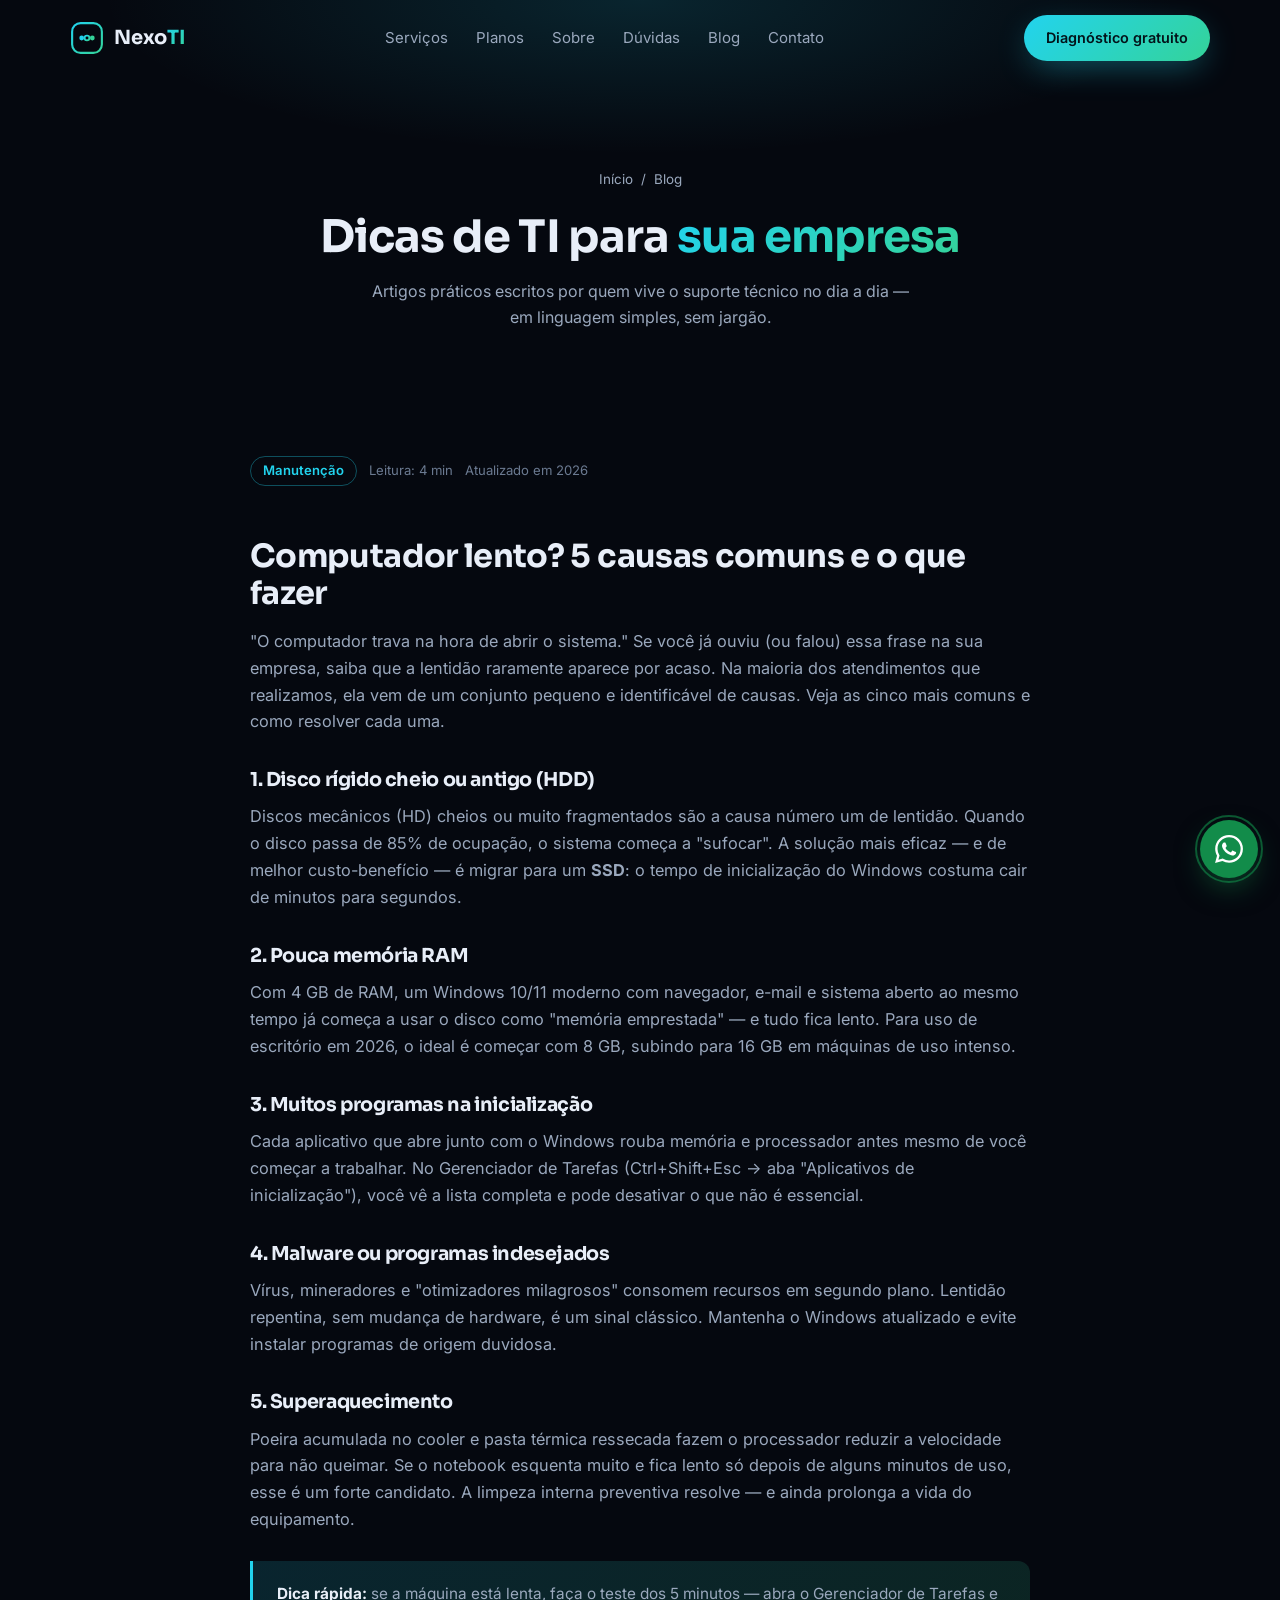
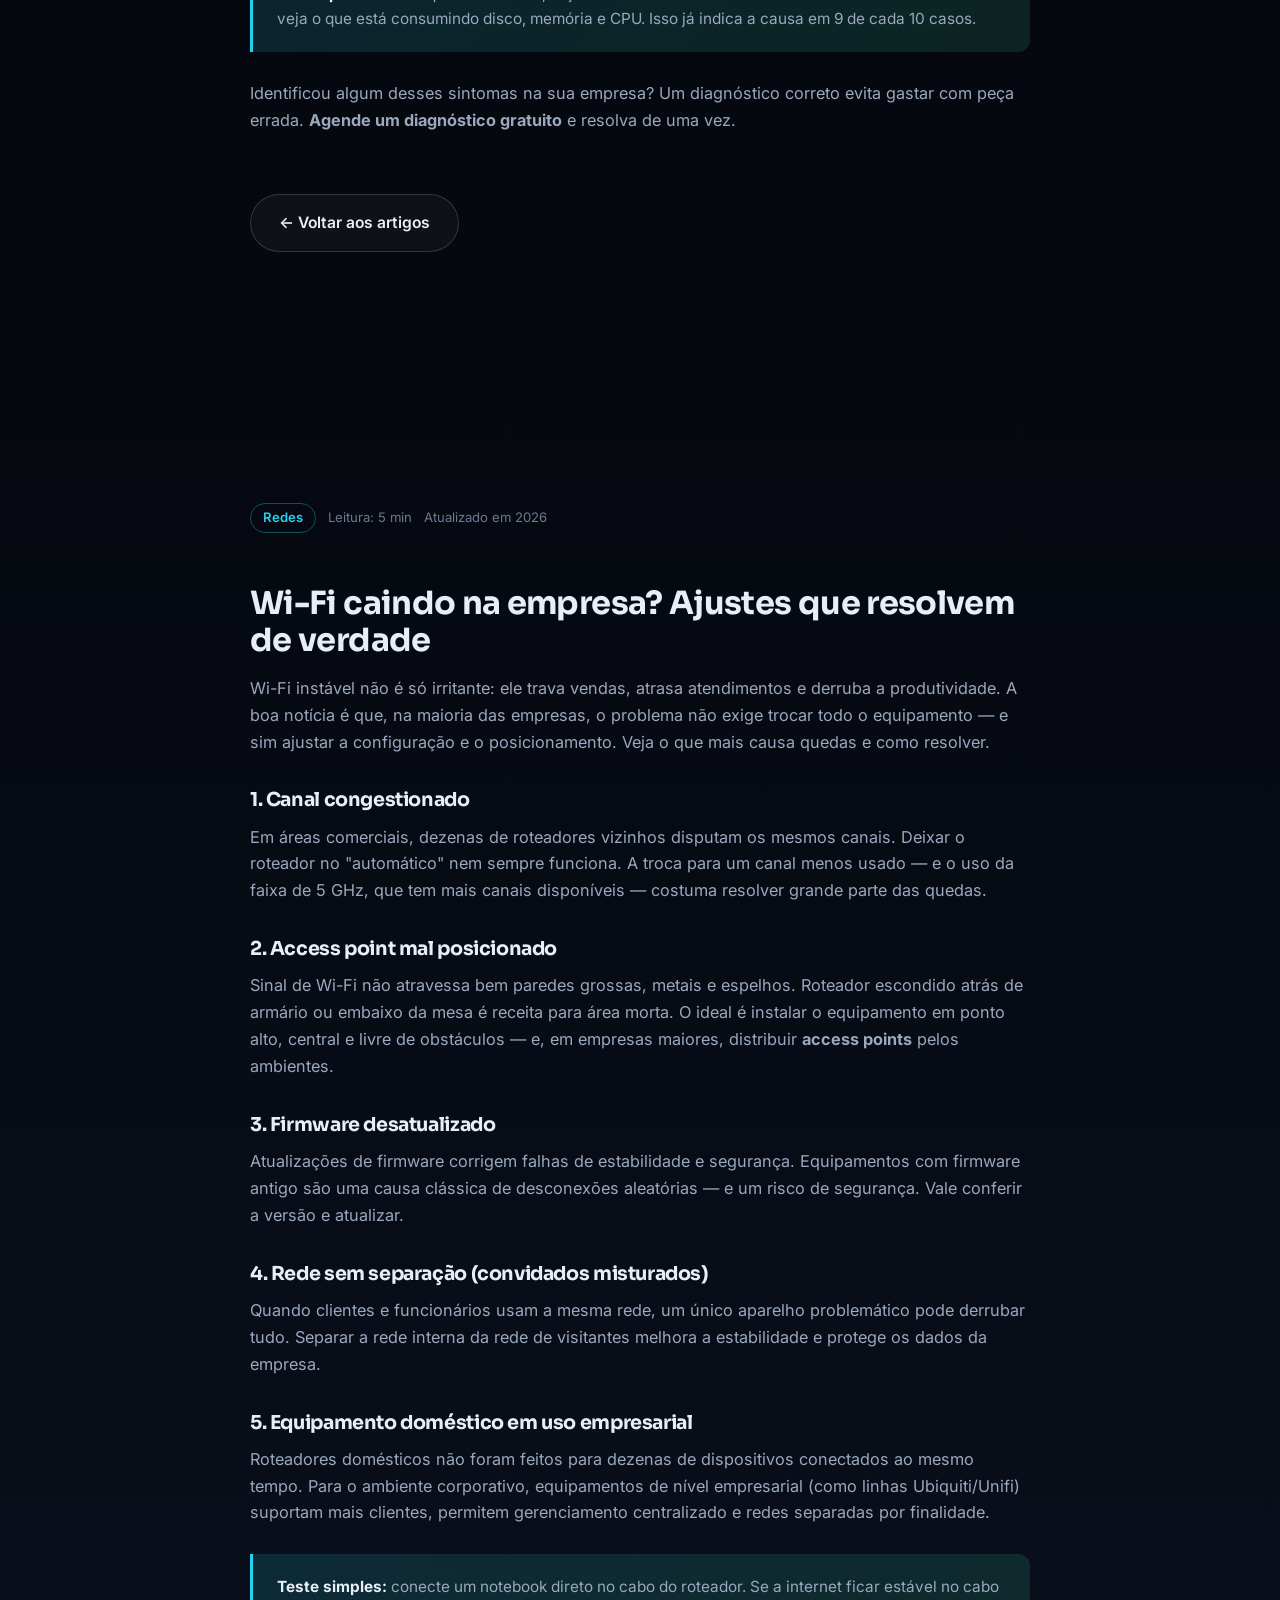
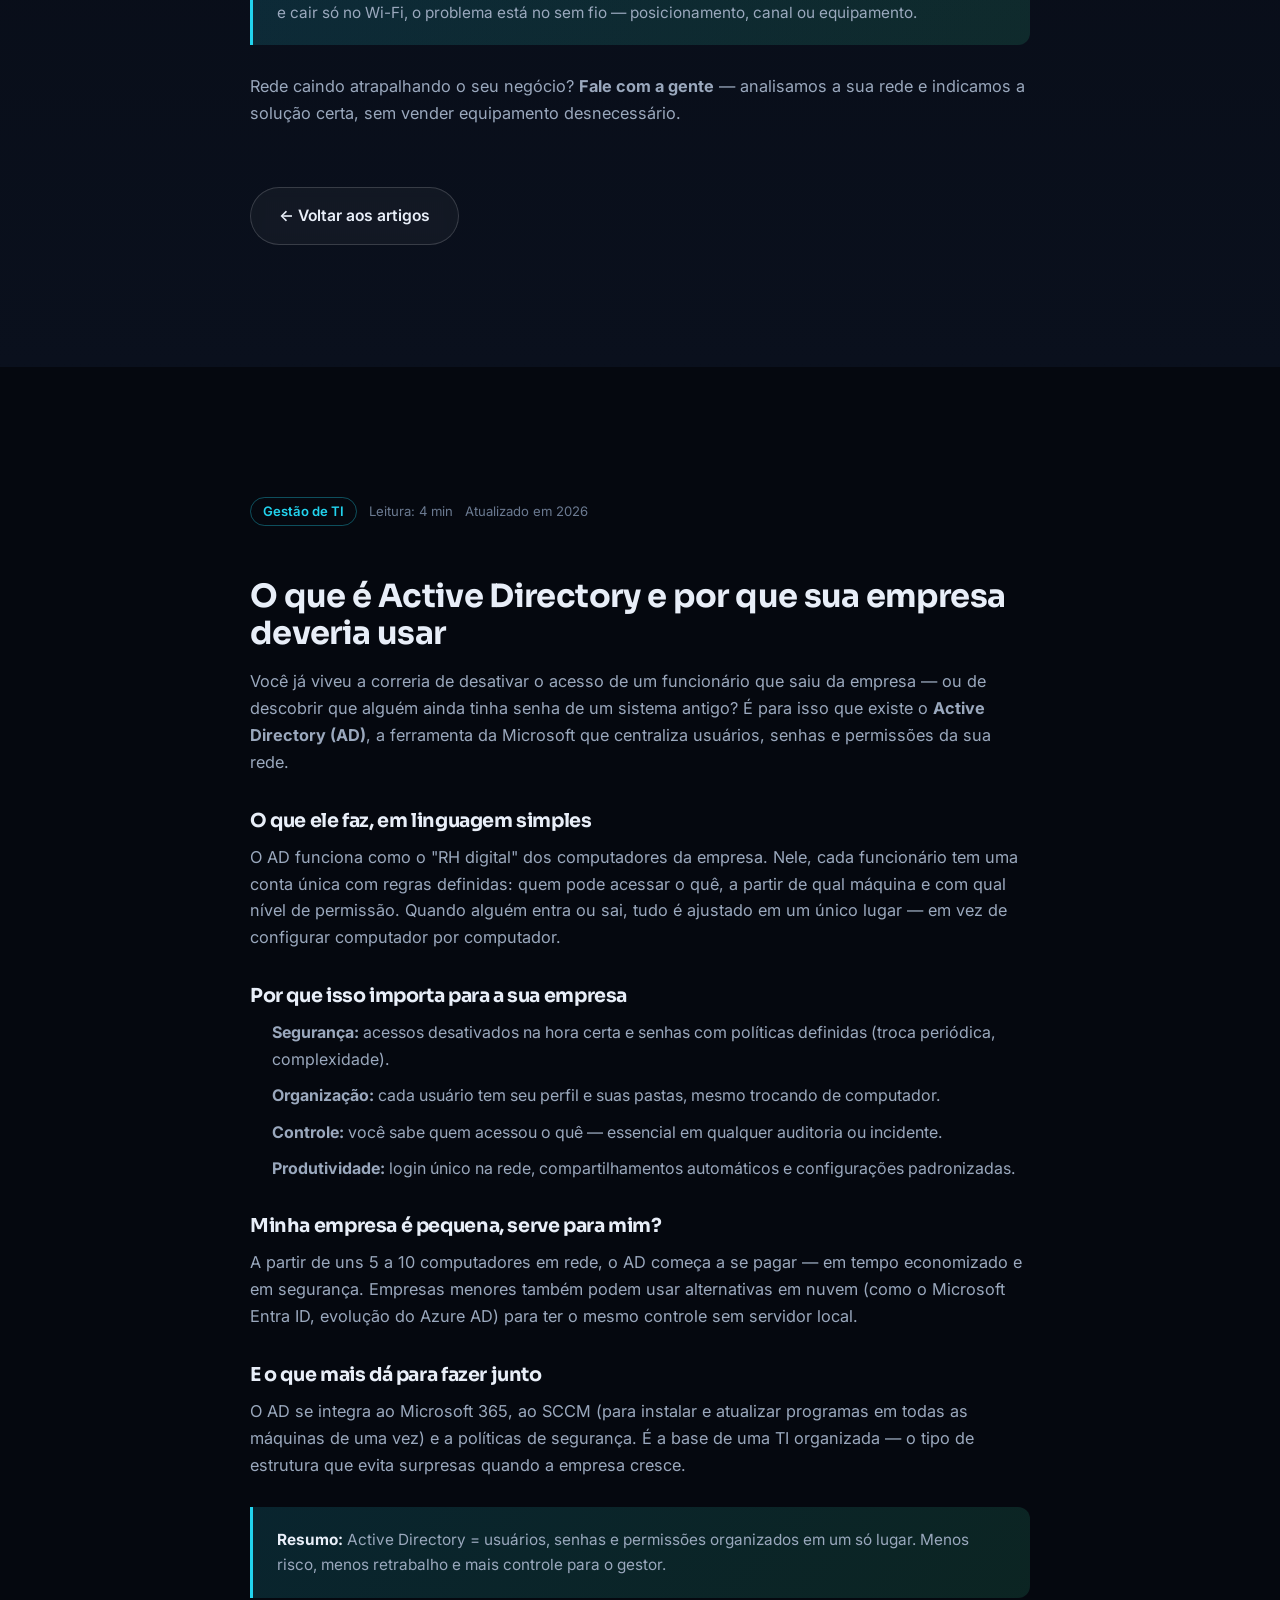
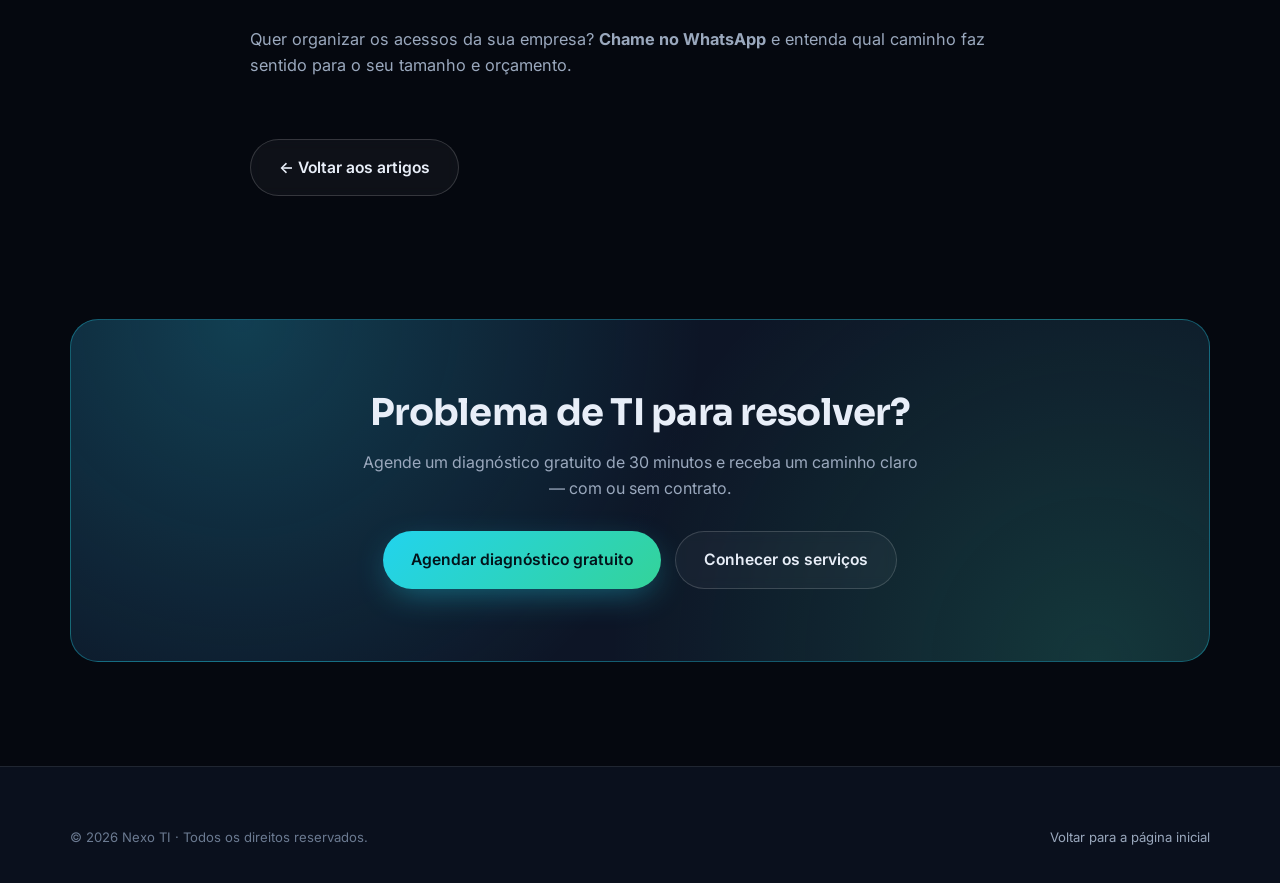
<file: blog.html>
<!DOCTYPE html>
<html lang="pt-BR">
<head>
  <meta charset="UTF-8" />
  <meta name="viewport" content="width=device-width, initial-scale=1.0" />
  <title>Blog — Dicas de TI para Empresas | Nexo TI</title>
  <meta name="description" content="Dicas práticas de TI para empresas: computador lento, Wi-Fi caindo e gestão de acessos com Active Directory. Conteúdo escrito por quem vive o suporte técnico no dia a dia." />
  <meta name="robots" content="index, follow" />
  <link rel="icon" type="image/svg+xml" href="assets/favicon.svg" />
  <link rel="preconnect" href="https://fonts.googleapis.com" />
  <link rel="preconnect" href="https://fonts.gstatic.com" crossorigin />
  <link href="https://fonts.googleapis.com/css2?family=Inter:wght@400;500;600;700&family=Sora:wght@600;700;800&display=swap" rel="stylesheet" />
  <link rel="stylesheet" href="css/style.css" />

  <script type="application/ld+json">
  {
    "@context": "https://schema.org",
    "@type": "Blog",
    "name": "Blog Nexo TI",
    "url": "https://nexoti.com.br/blog.html",
    "publisher": { "@type": "Organization", "name": "Nexo TI" }
  }
  </script>
</head>
<body>

  <header class="site-header" id="site-header">
    <div class="container nav">
      <a href="index.html" class="brand" aria-label="Nexo TI — página inicial">
        <img src="assets/logo.svg" alt="Logotipo Nexo TI" width="34" height="34" />
        <span>Nexo<span class="brand-ti">TI</span></span>
      </a>
      <nav class="nav-links" id="nav-links" aria-label="Navegação principal">
        <a href="index.html#servicos">Serviços</a>
        <a href="index.html#planos">Planos</a>
        <a href="index.html#sobre">Sobre</a>
        <a href="index.html#faq">Dúvidas</a>
        <a href="blog.html">Blog</a>
        <a href="index.html#contato">Contato</a>
      </nav>
      <div class="nav-cta">
        <a class="btn btn-primary" href="https://wa.me/5519995926405?text=Ol%C3%A1!%20Quero%20agendar%20um%20diagn%C3%B3stico%20gratuito%20de%20TI." target="_blank" rel="noopener">Diagnóstico gratuito</a>
      </div>
      <button class="nav-toggle" id="nav-toggle" aria-label="Abrir menu" aria-expanded="false">
        <span></span><span></span><span></span>
      </button>
    </div>
  </header>

  <main>
    <section class="page-hero">
      <div class="container">
        <p class="breadcrumb"><a href="index.html">Início</a> &nbsp;/&nbsp; Blog</p>
        <h1>Dicas de TI para <span class="grad-text">sua empresa</span></h1>
        <p>Artigos práticos escritos por quem vive o suporte técnico no dia a dia — em linguagem simples, sem jargão.</p>
      </div>
    </section>

    <!-- ================= ARTIGO 1 ================= -->
    <article class="section" id="computador-lento" style="padding-top: 30px;">
      <div class="container article-full">
        <div class="article-meta">
          <span class="tag">Manutenção</span>
          <span>Leitura: 4 min</span>
          <span>Atualizado em 2026</span>
        </div>
        <h2>Computador lento? 5 causas comuns e o que fazer</h2>
        <p>
          "O computador trava na hora de abrir o sistema." Se você já ouviu (ou falou) essa frase na sua empresa,
          saiba que a lentidão raramente aparece por acaso. Na maioria dos atendimentos que realizamos, ela vem de
          um conjunto pequeno e identificável de causas. Veja as cinco mais comuns e como resolver cada uma.
        </p>

        <h3>1. Disco rígido cheio ou antigo (HDD)</h3>
        <p>
          Discos mecânicos (HD) cheios ou muito fragmentados são a causa número um de lentidão. Quando o disco passa
          de 85% de ocupação, o sistema começa a "sufocar". A solução mais eficaz — e de melhor custo-benefício —
          é migrar para um <strong>SSD</strong>: o tempo de inicialização do Windows costuma cair de minutos para segundos.
        </p>

        <h3>2. Pouca memória RAM</h3>
        <p>
          Com 4 GB de RAM, um Windows 10/11 moderno com navegador, e-mail e sistema aberto ao mesmo tempo já começa
          a usar o disco como "memória emprestada" — e tudo fica lento. Para uso de escritório em 2026, o ideal é
          começar com 8 GB, subindo para 16 GB em máquinas de uso intenso.
        </p>

        <h3>3. Muitos programas na inicialização</h3>
        <p>
          Cada aplicativo que abre junto com o Windows rouba memória e processador antes mesmo de você começar a
          trabalhar. No Gerenciador de Tarefas (Ctrl+Shift+Esc → aba "Aplicativos de inicialização"), você vê a lista
          completa e pode desativar o que não é essencial.
        </p>

        <h3>4. Malware ou programas indesejados</h3>
        <p>
          Vírus, mineradores e "otimizadores milagrosos" consomem recursos em segundo plano. Lentidão repentina,
          sem mudança de hardware, é um sinal clássico. Mantenha o Windows atualizado e evite instalar programas de
          origem duvidosa.
        </p>

        <h3>5. Superaquecimento</h3>
        <p>
          Poeira acumulada no cooler e pasta térmica ressecada fazem o processador reduzir a velocidade para não
          queimar. Se o notebook esquenta muito e fica lento só depois de alguns minutos de uso, esse é um forte
          candidato. A limpeza interna preventiva resolve — e ainda prolonga a vida do equipamento.
        </p>

        <div class="article-tip">
          <p><b>Dica rápida:</b> se a máquina está lenta, faça o teste dos 5 minutos — abra o Gerenciador de Tarefas e veja o que está consumindo disco, memória e CPU. Isso já indica a causa em 9 de cada 10 casos.</p>
        </div>

        <p>
          Identificou algum desses sintomas na sua empresa? Um diagnóstico correto evita gastar com peça errada.
          <a href="https://wa.me/5519995926405?text=Ol%C3%A1!%20Meu%20computador%20est%C3%A1%20lento%20e%20quero%20um%20diagn%C3%B3stico." target="_blank" rel="noopener"><strong>Agende um diagnóstico gratuito</strong></a>
          e resolva de uma vez.
        </p>
        <p class="back-blog"><a class="btn btn-ghost" href="blog.html">← Voltar aos artigos</a></p>
      </div>
    </article>

    <!-- ================= ARTIGO 2 ================= -->
    <article class="section section-alt" id="wifi-caindo">
      <div class="container article-full">
        <div class="article-meta">
          <span class="tag">Redes</span>
          <span>Leitura: 5 min</span>
          <span>Atualizado em 2026</span>
        </div>
        <h2>Wi-Fi caindo na empresa? Ajustes que resolvem de verdade</h2>
        <p>
          Wi-Fi instável não é só irritante: ele trava vendas, atrasa atendimentos e derruba a produtividade.
          A boa notícia é que, na maioria das empresas, o problema não exige trocar todo o equipamento — e sim
          ajustar a configuração e o posicionamento. Veja o que mais causa quedas e como resolver.
        </p>

        <h3>1. Canal congestionado</h3>
        <p>
          Em áreas comerciais, dezenas de roteadores vizinhos disputam os mesmos canais. Deixar o roteador no
          "automático" nem sempre funciona. A troca para um canal menos usado — e o uso da faixa de 5 GHz, que tem
          mais canais disponíveis — costuma resolver grande parte das quedas.
        </p>

        <h3>2. Access point mal posicionado</h3>
        <p>
          Sinal de Wi-Fi não atravessa bem paredes grossas, metais e espelhos. Roteador escondido atrás de armário ou
          embaixo da mesa é receita para área morta. O ideal é instalar o equipamento em ponto alto, central e livre
          de obstáculos — e, em empresas maiores, distribuir <strong>access points</strong> pelos ambientes.
        </p>

        <h3>3. Firmware desatualizado</h3>
        <p>
          Atualizações de firmware corrigem falhas de estabilidade e segurança. Equipamentos com firmware antigo são
          uma causa clássica de desconexões aleatórias — e um risco de segurança. Vale conferir a versão e atualizar.
        </p>

        <h3>4. Rede sem separação (convidados misturados)</h3>
        <p>
          Quando clientes e funcionários usam a mesma rede, um único aparelho problemático pode derrubar tudo.
          Separar a rede interna da rede de visitantes melhora a estabilidade e protege os dados da empresa.
        </p>

        <h3>5. Equipamento doméstico em uso empresarial</h3>
        <p>
          Roteadores domésticos não foram feitos para dezenas de dispositivos conectados ao mesmo tempo. Para o
          ambiente corporativo, equipamentos de nível empresarial (como linhas Ubiquiti/Unifi) suportam mais clientes,
          permitem gerenciamento centralizado e redes separadas por finalidade.
        </p>

        <div class="article-tip">
          <p><b>Teste simples:</b> conecte um notebook direto no cabo do roteador. Se a internet ficar estável no cabo e cair só no Wi-Fi, o problema está no sem fio — posicionamento, canal ou equipamento.</p>
        </div>

        <p>
          Rede caindo atrapalhando o seu negócio? <a href="https://wa.me/5519995926405?text=Ol%C3%A1!%20Meu%20Wi-Fi%20est%C3%A1%20caindo%20e%20quero%20um%20diagn%C3%B3stico%20de%20rede." target="_blank" rel="noopener"><strong>Fale com a gente</strong></a> — analisamos a sua rede e indicamos a solução certa, sem vender equipamento desnecessário.
        </p>
        <p class="back-blog"><a class="btn btn-ghost" href="blog.html">← Voltar aos artigos</a></p>
      </div>
    </article>

    <!-- ================= ARTIGO 3 ================= -->
    <article class="section" id="active-directory">
      <div class="container article-full">
        <div class="article-meta">
          <span class="tag">Gestão de TI</span>
          <span>Leitura: 4 min</span>
          <span>Atualizado em 2026</span>
        </div>
        <h2>O que é Active Directory e por que sua empresa deveria usar</h2>
        <p>
          Você já viveu a correria de desativar o acesso de um funcionário que saiu da empresa — ou de descobrir que
          alguém ainda tinha senha de um sistema antigo? É para isso que existe o <strong>Active Directory (AD)</strong>,
          a ferramenta da Microsoft que centraliza usuários, senhas e permissões da sua rede.
        </p>

        <h3>O que ele faz, em linguagem simples</h3>
        <p>
          O AD funciona como o "RH digital" dos computadores da empresa. Nele, cada funcionário tem uma conta única
          com regras definidas: quem pode acessar o quê, a partir de qual máquina e com qual nível de permissão.
          Quando alguém entra ou sai, tudo é ajustado em um único lugar — em vez de configurar computador por computador.
        </p>

        <h3>Por que isso importa para a sua empresa</h3>
        <ul>
          <li><strong>Segurança:</strong> acessos desativados na hora certa e senhas com políticas definidas (troca periódica, complexidade).</li>
          <li><strong>Organização:</strong> cada usuário tem seu perfil e suas pastas, mesmo trocando de computador.</li>
          <li><strong>Controle:</strong> você sabe quem acessou o quê — essencial em qualquer auditoria ou incidente.</li>
          <li><strong>Produtividade:</strong> login único na rede, compartilhamentos automáticos e configurações padronizadas.</li>
        </ul>

        <h3>Minha empresa é pequena, serve para mim?</h3>
        <p>
          A partir de uns 5 a 10 computadores em rede, o AD começa a se pagar — em tempo economizado e em segurança.
          Empresas menores também podem usar alternativas em nuvem (como o Microsoft Entra ID, evolução do Azure AD)
          para ter o mesmo controle sem servidor local.
        </p>

        <h3>E o que mais dá para fazer junto</h3>
        <p>
          O AD se integra ao Microsoft 365, ao SCCM (para instalar e atualizar programas em todas as máquinas de uma
          vez) e a políticas de segurança. É a base de uma TI organizada — o tipo de estrutura que evita surpresas
          quando a empresa cresce.
        </p>

        <div class="article-tip">
          <p><b>Resumo:</b> Active Directory = usuários, senhas e permissões organizados em um só lugar. Menos risco, menos retrabalho e mais controle para o gestor.</p>
        </div>

        <p>
          Quer organizar os acessos da sua empresa? <a href="https://wa.me/5519995926405?text=Ol%C3%A1!%20Quero%20organizar%20os%20acessos%20da%20minha%20empresa%20com%20Active%20Directory%20ou%20Microsoft%20365." target="_blank" rel="noopener"><strong>Chame no WhatsApp</strong></a> e entenda qual caminho faz sentido para o seu tamanho e orçamento.
        </p>
        <p class="back-blog"><a class="btn btn-ghost" href="blog.html">← Voltar aos artigos</a></p>
      </div>
    </article>

    <!-- ============ CTA ============ -->
    <section class="section" style="padding-top: 0;">
      <div class="container">
        <div class="cta-panel reveal">
          <h2>Problema de TI para resolver?</h2>
          <p>Agende um diagnóstico gratuito de 30 minutos e receba um caminho claro — com ou sem contrato.</p>
          <div class="cta-actions">
            <a class="btn btn-primary" href="https://wa.me/5519995926405?text=Ol%C3%A1!%20Quero%20agendar%20um%20diagn%C3%B3stico%20gratuito%20de%20TI." target="_blank" rel="noopener">Agendar diagnóstico gratuito</a>
            <a class="btn btn-ghost" href="index.html">Conhecer os serviços</a>
          </div>
        </div>
      </div>
    </section>
  </main>

  <footer class="site-footer">
    <div class="container">
      <div class="footer-bottom" style="border-top: none; padding-top: 0;">
        <span>© <span id="year">2026</span> Nexo TI · Todos os direitos reservados.</span>
        <span><a href="index.html" style="color: var(--muted);">Voltar para a página inicial</a></span>
      </div>
    </div>
  </footer>

  <a class="wa-float" href="https://wa.me/5519995926405?text=Ol%C3%A1!%20Quero%20falar%20sobre%20suporte%20de%20TI." target="_blank" rel="noopener" aria-label="Falar no WhatsApp">
    <svg viewBox="0 0 24 24" fill="currentColor" aria-hidden="true"><path d="M17.472 14.382c-.297-.149-1.758-.867-2.03-.967-.273-.099-.471-.148-.67.15-.197.297-.767.966-.94 1.164-.173.199-.347.223-.644.075-.297-.15-1.255-.463-2.39-1.475-.883-.788-1.48-1.761-1.653-2.059-.173-.297-.018-.458.13-.606.134-.133.297-.347.446-.52.149-.174.198-.298.298-.497.099-.198.05-.371-.025-.52-.075-.149-.669-1.612-.916-2.207-.242-.579-.487-.5-.669-.51-.173-.008-.371-.01-.57-.01-.198 0-.52.074-.792.372-.272.297-1.04 1.016-1.04 2.479 0 1.462 1.065 2.875 1.213 3.074.149.198 2.096 3.2 5.077 4.487.709.306 1.262.489 1.694.625.712.227 1.36.195 1.871.118.571-.085 1.758-.719 2.006-1.413.248-.694.248-1.289.173-1.413-.074-.124-.272-.198-.57-.347m-5.421 7.403h-.004a9.87 9.87 0 01-5.031-1.378l-.361-.214-3.741.982.998-3.648-.235-.374a9.86 9.86 0 01-1.51-5.26c.001-5.45 4.436-9.884 9.888-9.884 2.64 0 5.122 1.03 6.988 2.898a9.825 9.825 0 012.893 6.994c-.003 5.45-4.437 9.884-9.885 9.884m8.413-18.297A11.815 11.815 0 0012.05 0C5.495 0 .16 5.335.157 11.892c0 2.096.547 4.142 1.588 5.945L.057 24l6.305-1.654a11.882 11.882 0 005.683 1.448h.005c6.554 0 11.89-5.335 11.893-11.893a11.821 11.821 0 00-3.48-8.413"/></svg>
  </a>

  <script src="js/main.js"></script>
</body>
</html>
</file>
<file: css/style.css>
/* ============================================================
   NEXO TI — Design System
   Suporte de TI, redes e automação | Hortolândia/SP
   ============================================================ */

:root {
  --bg: #05080f;
  --bg-2: #0a101d;
  --bg-3: #0d1526;
  --panel: rgba(255, 255, 255, 0.04);
  --panel-2: rgba(255, 255, 255, 0.06);
  --border: rgba(255, 255, 255, 0.09);
  --border-strong: rgba(255, 255, 255, 0.16);
  --text: #e8eef8;
  --muted: #9aa8bd;
  --muted-2: #6b7a91;
  --accent: #22d3ee;
  --accent-2: #34d399;
  --grad: linear-gradient(135deg, #22d3ee 0%, #34d399 100%);
  --grad-soft: linear-gradient(135deg, rgba(34, 211, 238, 0.14), rgba(52, 211, 153, 0.14));
  --radius: 16px;
  --radius-sm: 10px;
  --container: 1140px;
  --font-head: "Sora", "Segoe UI", system-ui, sans-serif;
  --font-body: "Inter", "Segoe UI", system-ui, sans-serif;
  --shadow-lg: 0 24px 60px -18px rgba(2, 6, 16, 0.9);
  --glow: 0 10px 34px -8px rgba(34, 211, 238, 0.45);
}

/* ---------- Reset ---------- */
*, *::before, *::after { box-sizing: border-box; margin: 0; padding: 0; }

html {
  scroll-behavior: smooth;
  scroll-padding-top: 96px;
  -webkit-text-size-adjust: 100%;
}

body {
  font-family: var(--font-body);
  background: var(--bg);
  color: var(--text);
  line-height: 1.65;
  font-size: 16px;
  overflow-x: hidden;
}

img, svg { display: block; max-width: 100%; }
a { color: inherit; text-decoration: none; }
ul { list-style: none; }
button { font: inherit; cursor: pointer; background: none; border: none; color: inherit; }

h1, h2, h3, h4 {
  font-family: var(--font-head);
  font-weight: 700;
  line-height: 1.15;
  letter-spacing: -0.02em;
}

::selection { background: rgba(34, 211, 238, 0.35); color: #fff; }

:focus-visible {
  outline: 2px solid var(--accent);
  outline-offset: 3px;
  border-radius: 4px;
}

/* ---------- Utilitários ---------- */
.container { width: min(var(--container), 92%); margin-inline: auto; }
.section { padding: 104px 0; position: relative; }
.section-alt { background: linear-gradient(180deg, var(--bg) 0%, var(--bg-2) 100%); }

.eyebrow {
  display: inline-flex;
  align-items: center;
  gap: 8px;
  font-size: 0.8rem;
  font-weight: 600;
  letter-spacing: 0.14em;
  text-transform: uppercase;
  color: var(--accent);
  margin-bottom: 16px;
}
.eyebrow::before {
  content: "";
  width: 22px;
  height: 2px;
  background: var(--grad);
  border-radius: 2px;
}

.section-title { font-size: clamp(1.8rem, 3.4vw, 2.6rem); margin-bottom: 16px; }
.section-sub { color: var(--muted); max-width: 640px; font-size: 1.06rem; }
.center { text-align: center; }
.center .section-sub { margin-inline: auto; }

.grad-text {
  background: var(--grad);
  -webkit-background-clip: text;
  background-clip: text;
  color: transparent;
}

/* ---------- Botões ---------- */
.btn {
  display: inline-flex;
  align-items: center;
  justify-content: center;
  gap: 10px;
  padding: 15px 28px;
  border-radius: 999px;
  font-weight: 600;
  font-size: 0.98rem;
  transition: transform 0.2s ease, box-shadow 0.2s ease, background 0.2s ease, border-color 0.2s ease;
  white-space: nowrap;
}
.btn svg { width: 18px; height: 18px; }

.btn-primary {
  background: var(--grad);
  color: #03131a;
  box-shadow: var(--glow);
}
.btn-primary:hover { transform: translateY(-2px); box-shadow: 0 16px 44px -8px rgba(34, 211, 238, 0.55); }

.btn-ghost {
  border: 1px solid var(--border-strong);
  color: var(--text);
  background: var(--panel);
  backdrop-filter: blur(6px);
}
.btn-ghost:hover { border-color: var(--accent); color: var(--accent); transform: translateY(-2px); }

.btn-whats {
  background: #128c4a;
  color: #fff;
}
.btn-whats:hover { background: #17a558; transform: translateY(-2px); }

/* ---------- Header / Nav ---------- */
.site-header {
  position: fixed;
  inset: 0 0 auto 0;
  z-index: 100;
  transition: background 0.3s ease, border-color 0.3s ease, box-shadow 0.3s ease;
  border-bottom: 1px solid transparent;
}
.site-header.scrolled {
  background: rgba(5, 8, 15, 0.82);
  backdrop-filter: blur(14px);
  -webkit-backdrop-filter: blur(14px);
  border-bottom-color: var(--border);
  box-shadow: 0 8px 30px -12px rgba(0, 0, 0, 0.6);
}

.nav {
  display: flex;
  align-items: center;
  justify-content: space-between;
  height: 76px;
}

.brand {
  display: flex;
  align-items: center;
  gap: 10px;
  font-family: var(--font-head);
  font-weight: 700;
  font-size: 1.22rem;
  letter-spacing: -0.01em;
}
.brand img, .brand svg { width: 34px; height: 34px; }
.brand .brand-ti {
  background: var(--grad);
  -webkit-background-clip: text;
  background-clip: text;
  color: transparent;
}

.nav-links {
  display: flex;
  align-items: center;
  gap: 28px;
  font-size: 0.94rem;
  color: var(--muted);
}
.nav-links a { transition: color 0.2s ease; position: relative; }
.nav-links a:hover { color: var(--text); }
.nav-links a::after {
  content: "";
  position: absolute;
  left: 0; right: 100%; bottom: -6px;
  height: 2px;
  background: var(--grad);
  border-radius: 2px;
  transition: right 0.25s ease;
}
.nav-links a:hover::after { right: 0; }

.nav-cta { display: flex; align-items: center; gap: 12px; }
.nav-cta .btn { padding: 11px 22px; font-size: 0.9rem; }

.nav-toggle { display: none; flex-direction: column; gap: 5px; padding: 8px; }
.nav-toggle span {
  width: 24px; height: 2px;
  background: var(--text);
  border-radius: 2px;
  transition: transform 0.3s ease, opacity 0.3s ease;
}
.nav-toggle.open span:nth-child(1) { transform: translateY(7px) rotate(45deg); }
.nav-toggle.open span:nth-child(2) { opacity: 0; }
.nav-toggle.open span:nth-child(3) { transform: translateY(-7px) rotate(-45deg); }

/* ---------- Hero ---------- */
.hero {
  position: relative;
  padding: 172px 0 96px;
  overflow: hidden;
}
.hero::before {
  content: "";
  position: absolute;
  inset: 0;
  background-image:
    linear-gradient(rgba(255,255,255,0.035) 1px, transparent 1px),
    linear-gradient(90deg, rgba(255,255,255,0.035) 1px, transparent 1px);
  background-size: 56px 56px;
  mask-image: radial-gradient(ellipse 90% 70% at 50% 0%, #000 30%, transparent 75%);
  -webkit-mask-image: radial-gradient(ellipse 90% 70% at 50% 0%, #000 30%, transparent 75%);
  pointer-events: none;
}
.orb {
  position: absolute;
  border-radius: 50%;
  filter: blur(90px);
  opacity: 0.5;
  pointer-events: none;
}
.orb-1 { width: 520px; height: 520px; background: rgba(34, 211, 238, 0.22); top: -180px; right: -120px; }
.orb-2 { width: 420px; height: 420px; background: rgba(52, 211, 153, 0.16); top: 220px; left: -160px; }

.hero-grid {
  position: relative;
  display: grid;
  grid-template-columns: 1.08fr 0.92fr;
  gap: 56px;
  align-items: center;
}

.hero-badge {
  display: inline-flex;
  align-items: center;
  gap: 8px;
  padding: 8px 16px;
  border-radius: 999px;
  border: 1px solid var(--border-strong);
  background: var(--panel);
  font-size: 0.82rem;
  color: var(--muted);
  margin-bottom: 24px;
  backdrop-filter: blur(6px);
}
.hero-badge .dot {
  width: 8px; height: 8px;
  border-radius: 50%;
  background: var(--accent-2);
  box-shadow: 0 0 12px var(--accent-2);
  animation: pulse 2s infinite;
}
@keyframes pulse {
  0%, 100% { opacity: 1; transform: scale(1); }
  50% { opacity: 0.55; transform: scale(0.82); }
}

.hero h1 {
  font-size: clamp(2.1rem, 4.6vw, 3.35rem);
  margin-bottom: 22px;
}
.hero p.lead {
  color: var(--muted);
  font-size: 1.12rem;
  max-width: 560px;
  margin-bottom: 34px;
}

.hero-actions { display: flex; flex-wrap: wrap; gap: 14px; margin-bottom: 30px; }

.hero-trust {
  display: flex;
  flex-wrap: wrap;
  gap: 10px 22px;
  color: var(--muted-2);
  font-size: 0.86rem;
}
.hero-trust span { display: inline-flex; align-items: center; gap: 7px; }
.hero-trust svg { width: 15px; height: 15px; color: var(--accent-2); }

/* Painel estilo "dashboard" do hero */
.hero-visual { position: relative; }
.term-card {
  background: linear-gradient(160deg, rgba(255,255,255,0.07), rgba(255,255,255,0.02));
  border: 1px solid var(--border);
  border-radius: 20px;
  padding: 22px;
  box-shadow: var(--shadow-lg);
  backdrop-filter: blur(10px);
  position: relative;
  z-index: 2;
}
.term-head {
  display: flex;
  align-items: center;
  justify-content: space-between;
  padding-bottom: 16px;
  border-bottom: 1px solid var(--border);
  margin-bottom: 18px;
}
.term-dots { display: flex; gap: 7px; }
.term-dots i { width: 11px; height: 11px; border-radius: 50%; }
.term-dots i:nth-child(1) { background: #ff5f57; }
.term-dots i:nth-child(2) { background: #febc2e; }
.term-dots i:nth-child(3) { background: #28c840; }
.term-title { font-size: 0.82rem; color: var(--muted); letter-spacing: 0.06em; }

.term-row {
  display: flex;
  align-items: center;
  gap: 12px;
  padding: 13px 14px;
  border-radius: 12px;
  background: var(--panel);
  border: 1px solid transparent;
  margin-bottom: 10px;
  transition: border-color 0.25s ease, transform 0.25s ease;
}
.term-row:hover { border-color: var(--border-strong); transform: translateX(4px); }
.term-ico {
  flex: 0 0 36px;
  width: 36px; height: 36px;
  border-radius: 10px;
  display: grid;
  place-items: center;
  background: var(--grad-soft);
  color: var(--accent);
}
.term-ico svg { width: 18px; height: 18px; }
.term-row .t-label { font-size: 0.92rem; font-weight: 600; }
.term-row .t-sub { font-size: 0.78rem; color: var(--muted); }
.term-status { margin-left: auto; text-align: right; }
.term-status b { font-size: 0.82rem; font-weight: 600; }
.term-status.ok b { color: var(--accent-2); }
.term-status span { display: block; font-size: 0.72rem; color: var(--muted-2); }

.float-chip {
  position: absolute;
  display: flex;
  align-items: center;
  gap: 10px;
  padding: 12px 18px;
  background: rgba(13, 21, 38, 0.92);
  border: 1px solid var(--border-strong);
  border-radius: 14px;
  box-shadow: var(--shadow-lg);
  font-size: 0.85rem;
  backdrop-filter: blur(10px);
  z-index: 3;
}
.float-chip svg { width: 20px; height: 20px; color: var(--accent-2); }
.chip-1 { top: -22px; right: 8px; animation: float 5s ease-in-out infinite; }
.chip-2 { bottom: -20px; left: -10px; animation: float 6s ease-in-out infinite 1s; }
@keyframes float {
  0%, 100% { transform: translateY(0); }
  50% { transform: translateY(-9px); }
}

/* ---------- Faixa de empresas ---------- */
.companies {
  padding: 30px 0 10px;
  border-top: 1px solid var(--border);
}
.companies p {
  text-align: center;
  font-size: 0.78rem;
  letter-spacing: 0.14em;
  text-transform: uppercase;
  color: var(--muted-2);
  margin-bottom: 22px;
}
.companies-row {
  display: flex;
  flex-wrap: wrap;
  justify-content: center;
  gap: 18px 52px;
  align-items: center;
}
.company-tag {
  font-family: var(--font-head);
  font-size: 1.02rem;
  font-weight: 700;
  color: var(--muted-2);
  letter-spacing: 0.02em;
  transition: color 0.25s ease;
  display: inline-flex;
  align-items: center;
  gap: 9px;
}
.company-tag:hover { color: var(--text); }
.company-tag svg { width: 16px; height: 16px; opacity: 0.7; }

/* ---------- Serviços ---------- */
.services-grid {
  display: grid;
  grid-template-columns: repeat(3, 1fr);
  gap: 20px;
  margin-top: 56px;
}
.service-card {
  background: var(--panel);
  border: 1px solid var(--border);
  border-radius: var(--radius);
  padding: 30px 26px;
  transition: transform 0.28s ease, border-color 0.28s ease, background 0.28s ease;
  display: flex;
  flex-direction: column;
}
.service-card:hover {
  transform: translateY(-6px);
  border-color: rgba(34, 211, 238, 0.45);
  background: var(--panel-2);
}
.service-ico {
  width: 52px; height: 52px;
  border-radius: 14px;
  display: grid;
  place-items: center;
  background: var(--grad-soft);
  color: var(--accent);
  margin-bottom: 20px;
}
.service-ico svg { width: 25px; height: 25px; }
.service-card h3 { font-size: 1.14rem; margin-bottom: 10px; }
.service-card p { color: var(--muted); font-size: 0.94rem; flex-grow: 1; }
.service-tags { display: flex; flex-wrap: wrap; gap: 7px; margin-top: 18px; }
.service-tags span {
  font-size: 0.72rem;
  padding: 5px 11px;
  border-radius: 999px;
  border: 1px solid var(--border);
  color: var(--muted);
  background: rgba(255,255,255,0.03);
}

/* ---------- Como funciona ---------- */
.steps-grid {
  display: grid;
  grid-template-columns: repeat(4, 1fr);
  gap: 20px;
  margin-top: 56px;
  counter-reset: step;
}
.step-card {
  position: relative;
  background: var(--panel);
  border: 1px solid var(--border);
  border-radius: var(--radius);
  padding: 30px 24px 26px;
}
.step-num {
  font-family: var(--font-head);
  font-size: 0.85rem;
  font-weight: 700;
  display: inline-grid;
  place-items: center;
  width: 40px; height: 40px;
  border-radius: 12px;
  background: var(--grad);
  color: #03131a;
  margin-bottom: 18px;
}
.step-card h3 { font-size: 1.02rem; margin-bottom: 9px; }
.step-card p { color: var(--muted); font-size: 0.9rem; }

/* ---------- Planos ---------- */
.pricing-grid {
  display: grid;
  grid-template-columns: repeat(3, 1fr);
  gap: 22px;
  margin-top: 56px;
  align-items: stretch;
}
.price-card {
  background: var(--panel);
  border: 1px solid var(--border);
  border-radius: 20px;
  padding: 34px 28px;
  display: flex;
  flex-direction: column;
  position: relative;
  transition: transform 0.28s ease, border-color 0.28s ease;
}
.price-card:hover { transform: translateY(-6px); }
.price-card.featured {
  background: linear-gradient(165deg, rgba(34,211,238,0.10), rgba(52,211,153,0.08) 55%, rgba(255,255,255,0.03));
  border-color: rgba(34, 211, 238, 0.5);
  box-shadow: 0 30px 70px -30px rgba(34, 211, 238, 0.35);
}
.price-badge {
  position: absolute;
  top: -14px;
  left: 50%;
  transform: translateX(-50%);
  background: var(--grad);
  color: #03131a;
  font-size: 0.74rem;
  font-weight: 700;
  letter-spacing: 0.05em;
  text-transform: uppercase;
  padding: 6px 16px;
  border-radius: 999px;
  white-space: nowrap;
}
.price-name { font-size: 1.05rem; margin-bottom: 4px; }
.price-for { font-size: 0.82rem; color: var(--muted); margin-bottom: 20px; }
.price-value { margin-bottom: 24px; }
.price-value .from { font-size: 0.85rem; color: var(--muted); display: block; }
.price-value .amount {
  font-family: var(--font-head);
  font-size: 2.4rem;
  font-weight: 800;
  letter-spacing: -0.03em;
}
.price-value .per { font-size: 0.85rem; color: var(--muted); }
.price-list { margin-bottom: 28px; flex-grow: 1; }
.price-list li {
  display: flex;
  gap: 10px;
  align-items: flex-start;
  padding: 8px 0;
  font-size: 0.92rem;
  color: var(--text);
  border-bottom: 1px dashed rgba(255,255,255,0.07);
}
.price-list li:last-child { border-bottom: none; }
.price-list svg {
  flex: 0 0 17px;
  width: 17px; height: 17px;
  color: var(--accent-2);
  margin-top: 3px;
}
.price-note {
  text-align: center;
  color: var(--muted-2);
  font-size: 0.84rem;
  margin-top: 26px;
  max-width: 620px;
  margin-inline: auto;
}
.avulso-strip {
  margin-top: 40px;
  border: 1px dashed var(--border-strong);
  border-radius: var(--radius);
  padding: 24px 28px;
  display: flex;
  flex-wrap: wrap;
  align-items: center;
  gap: 14px 26px;
  justify-content: center;
  background: var(--panel);
}
.avulso-strip b { font-size: 0.95rem; }
.avulso-strip span {
  font-size: 0.86rem;
  color: var(--muted);
  display: inline-flex;
  align-items: center;
  gap: 7px;
}
.avulso-strip span::before { content: "•"; color: var(--accent); }

/* ---------- Sobre ---------- */
.about-grid {
  display: grid;
  grid-template-columns: 0.9fr 1.1fr;
  gap: 60px;
  align-items: center;
  margin-top: 56px;
}
.about-photo {
  position: relative;
  border-radius: 24px;
  aspect-ratio: 4 / 4.6;
  background:
    radial-gradient(circle at 30% 20%, rgba(34,211,238,0.25), transparent 55%),
    radial-gradient(circle at 75% 80%, rgba(52,211,153,0.2), transparent 55%),
    var(--bg-3);
  border: 1px solid var(--border-strong);
  display: grid;
  place-items: center;
  overflow: hidden;
}
.monogram {
  font-family: var(--font-head);
  font-size: clamp(3.4rem, 7vw, 5.4rem);
  font-weight: 800;
  letter-spacing: -0.04em;
  background: var(--grad);
  -webkit-background-clip: text;
  background-clip: text;
  color: transparent;
  opacity: 0.9;
}
.photo-note {
  position: absolute;
  bottom: 18px;
  left: 50%;
  transform: translateX(-50%);
  font-size: 0.72rem;
  color: var(--muted-2);
  background: rgba(5, 8, 15, 0.7);
  padding: 5px 14px;
  border-radius: 999px;
  white-space: nowrap;
  border: 1px solid var(--border);
}
.about-copy h3 { font-size: 1.5rem; margin-bottom: 16px; }
.about-copy p { color: var(--muted); margin-bottom: 14px; }
.about-copy p strong { color: var(--text); }
.about-facts { display: flex; flex-wrap: wrap; gap: 10px; margin-top: 24px; }
.about-facts span {
  font-size: 0.82rem;
  padding: 8px 14px;
  border-radius: 999px;
  border: 1px solid var(--border-strong);
  background: var(--panel);
  color: var(--muted);
}
.about-facts span b { color: var(--text); font-weight: 600; }

/* ---------- Stats / prova social ---------- */
.stats-grid {
  display: grid;
  grid-template-columns: repeat(4, 1fr);
  gap: 20px;
  margin-top: 56px;
}
.stat-card {
  text-align: center;
  background: var(--panel);
  border: 1px solid var(--border);
  border-radius: var(--radius);
  padding: 30px 18px;
}
.stat-num {
  font-family: var(--font-head);
  font-size: 2.1rem;
  font-weight: 800;
  letter-spacing: -0.03em;
  background: var(--grad);
  -webkit-background-clip: text;
  background-clip: text;
  color: transparent;
  margin-bottom: 6px;
}
.stat-label { font-size: 0.86rem; color: var(--muted); }

/* ---------- Timeline ---------- */
.timeline { margin-top: 56px; position: relative; max-width: 780px; }
.timeline::before {
  content: "";
  position: absolute;
  left: 13px; top: 8px; bottom: 8px;
  width: 2px;
  background: linear-gradient(180deg, var(--accent), var(--accent-2), transparent);
}
.tl-item { position: relative; padding: 0 0 30px 48px; }
.tl-item:last-child { padding-bottom: 0; }
.tl-dot {
  position: absolute;
  left: 5px; top: 6px;
  width: 18px; height: 18px;
  border-radius: 50%;
  background: var(--bg);
  border: 4px solid var(--accent);
}
.tl-item h3 { font-size: 1.04rem; }
.tl-item .tl-org { color: var(--accent); font-size: 0.88rem; font-weight: 600; margin: 3px 0 6px; }
.tl-item .tl-date { font-size: 0.78rem; color: var(--muted-2); letter-spacing: 0.06em; }
.tl-item p { color: var(--muted); font-size: 0.9rem; margin-top: 8px; }

/* ---------- FAQ ---------- */
.faq-list { margin-top: 56px; max-width: 820px; margin-inline: auto; }
.faq-item {
  border: 1px solid var(--border);
  border-radius: var(--radius-sm);
  background: var(--panel);
  margin-bottom: 12px;
  overflow: hidden;
  transition: border-color 0.25s ease;
}
.faq-item[open] { border-color: rgba(34, 211, 238, 0.45); }
.faq-q {
  display: flex;
  align-items: center;
  justify-content: space-between;
  gap: 16px;
  padding: 20px 24px;
  cursor: pointer;
  font-weight: 600;
  font-size: 1rem;
  list-style: none;
}
.faq-q::-webkit-details-marker { display: none; }
.faq-q .faq-ico {
  flex: 0 0 26px;
  width: 26px; height: 26px;
  border-radius: 8px;
  display: grid;
  place-items: center;
  border: 1px solid var(--border-strong);
  color: var(--accent);
  transition: transform 0.3s ease, background 0.3s ease;
}
.faq-q .faq-ico svg { width: 14px; height: 14px; }
.faq-item[open] .faq-ico { transform: rotate(45deg); background: var(--grad-soft); }
.faq-a { padding: 0 24px 22px; color: var(--muted); font-size: 0.94rem; }

/* ---------- Blog teaser ---------- */
.blog-grid {
  display: grid;
  grid-template-columns: repeat(3, 1fr);
  gap: 20px;
  margin-top: 56px;
}
.blog-card {
  background: var(--panel);
  border: 1px solid var(--border);
  border-radius: var(--radius);
  padding: 26px;
  display: flex;
  flex-direction: column;
  transition: transform 0.28s ease, border-color 0.28s ease;
}
.blog-card:hover { transform: translateY(-6px); border-color: rgba(34, 211, 238, 0.45); }
.blog-meta { display: flex; gap: 10px; align-items: center; font-size: 0.74rem; color: var(--muted-2); margin-bottom: 14px; }
.blog-meta .tag {
  color: var(--accent);
  border: 1px solid rgba(34,211,238,0.35);
  padding: 3px 10px;
  border-radius: 999px;
  font-weight: 600;
}
.blog-card h3 { font-size: 1.08rem; margin-bottom: 10px; line-height: 1.3; }
.blog-card p { color: var(--muted); font-size: 0.9rem; flex-grow: 1; }
.blog-more {
  margin-top: 18px;
  color: var(--accent);
  font-weight: 600;
  font-size: 0.88rem;
  display: inline-flex;
  align-items: center;
  gap: 7px;
}
.blog-more svg { width: 15px; height: 15px; transition: transform 0.25s ease; }
.blog-card:hover .blog-more svg { transform: translateX(4px); }

/* ---------- CTA final ---------- */
.cta-panel {
  position: relative;
  overflow: hidden;
  border-radius: 28px;
  border: 1px solid rgba(34, 211, 238, 0.35);
  background:
    radial-gradient(circle at 15% 0%, rgba(34,211,238,0.22), transparent 45%),
    radial-gradient(circle at 90% 100%, rgba(52,211,153,0.18), transparent 45%),
    var(--bg-3);
  padding: 72px 48px;
  text-align: center;
}
.cta-panel h2 { font-size: clamp(1.6rem, 3.2vw, 2.3rem); margin-bottom: 14px; }
.cta-panel p { color: var(--muted); max-width: 560px; margin: 0 auto 30px; }
.cta-actions { display: flex; flex-wrap: wrap; gap: 14px; justify-content: center; }
.cta-contact {
  display: flex;
  flex-wrap: wrap;
  justify-content: center;
  gap: 12px 34px;
  margin-top: 30px;
  color: var(--muted);
  font-size: 0.9rem;
}
.cta-contact a { color: var(--text); font-weight: 600; }
.cta-contact a:hover { color: var(--accent); }
.cta-contact span { display: inline-flex; align-items: center; gap: 8px; }
.cta-contact svg { width: 16px; height: 16px; color: var(--accent); }

/* ---------- Footer ---------- */
.site-footer {
  border-top: 1px solid var(--border);
  padding: 60px 0 34px;
  background: var(--bg-2);
}
.footer-grid {
  display: grid;
  grid-template-columns: 1.4fr 1fr 1fr 1.2fr;
  gap: 40px;
  margin-bottom: 44px;
}
.footer-brand p { color: var(--muted); font-size: 0.9rem; margin-top: 14px; max-width: 300px; }
.footer-col h4 { font-size: 0.82rem; letter-spacing: 0.1em; text-transform: uppercase; color: var(--muted-2); margin-bottom: 18px; }
.footer-col li { margin-bottom: 11px; }
.footer-col a { color: var(--muted); font-size: 0.92rem; transition: color 0.2s ease; }
.footer-col a:hover { color: var(--accent); }
.social-row { display: flex; gap: 10px; margin-top: 18px; }
.social-row a {
  width: 38px; height: 38px;
  border-radius: 10px;
  border: 1px solid var(--border-strong);
  display: grid;
  place-items: center;
  color: var(--muted);
  transition: color 0.2s ease, border-color 0.2s ease, transform 0.2s ease;
}
.social-row a:hover { color: var(--accent); border-color: var(--accent); transform: translateY(-3px); }
.social-row svg { width: 17px; height: 17px; }
.footer-bottom {
  border-top: 1px solid var(--border);
  padding-top: 26px;
  display: flex;
  flex-wrap: wrap;
  gap: 12px;
  justify-content: space-between;
  align-items: center;
  color: var(--muted-2);
  font-size: 0.82rem;
}

/* ---------- WhatsApp flutuante ---------- */
.wa-float {
  position: fixed;
  right: 22px;
  bottom: 22px;
  z-index: 90;
  width: 58px; height: 58px;
  border-radius: 50%;
  background: #128c4a;
  display: grid;
  place-items: center;
  color: #fff;
  box-shadow: 0 12px 30px -6px rgba(18, 140, 74, 0.55);
  transition: transform 0.25s ease;
}
.wa-float:hover { transform: scale(1.08); }
.wa-float svg { width: 28px; height: 28px; }
.wa-float::after {
  content: "";
  position: absolute;
  inset: -5px;
  border-radius: 50%;
  border: 2px solid rgba(18, 140, 74, 0.6);
  animation: wa-ping 2.2s infinite;
}
@keyframes wa-ping {
  0% { transform: scale(0.9); opacity: 1; }
  100% { transform: scale(1.45); opacity: 0; }
}

/* ---------- Blog page ---------- */
.page-hero { padding: 168px 0 70px; text-align: center; position: relative; overflow: hidden; }
.page-hero::before { content: ""; position: absolute; inset: 0; background: radial-gradient(ellipse 60% 55% at 50% 0%, rgba(34,211,238,0.14), transparent 70%); pointer-events: none; }
.page-hero h1 { font-size: clamp(1.9rem, 4vw, 2.8rem); margin-bottom: 14px; }
.page-hero p { color: var(--muted); max-width: 560px; margin-inline: auto; }
.breadcrumb { font-size: 0.84rem; color: var(--muted-2); margin-bottom: 22px; }
.breadcrumb a:hover { color: var(--accent); }

.article-grid {
  display: grid;
  grid-template-columns: repeat(3, 1fr);
  gap: 22px;
  margin-top: 50px;
}
.article-card {
  background: var(--panel);
  border: 1px solid var(--border);
  border-radius: var(--radius);
  padding: 30px 26px;
  display: flex;
  flex-direction: column;
  transition: transform 0.28s ease, border-color 0.28s ease;
}
.article-card:hover { transform: translateY(-6px); border-color: rgba(34,211,238,0.45); }
.article-card h2 { font-size: 1.22rem; margin-bottom: 12px; line-height: 1.3; }
.article-card p { color: var(--muted); font-size: 0.93rem; flex-grow: 1; }
.article-card ul { margin: 14px 0 20px; padding-left: 0; }
.article-card ul li {
  display: flex;
  gap: 9px;
  align-items: flex-start;
  font-size: 0.88rem;
  color: var(--muted);
  margin-bottom: 9px;
}
.article-card ul li::before {
  content: "→";
  color: var(--accent);
  font-weight: 700;
}
.article-full {
  max-width: 780px;
  margin: 0 auto;
}
.article-full h2 { font-size: clamp(1.5rem, 3vw, 2rem); margin: 52px 0 16px; }
.article-full h3 { font-size: 1.2rem; margin: 34px 0 12px; }
.article-full p { color: var(--muted); margin-bottom: 18px; font-size: 1.02rem; }
.article-full ul, .article-full ol { margin: 0 0 20px 22px; color: var(--muted); }
.article-full ul li, .article-full ol li { margin-bottom: 10px; font-size: 1rem; }
.article-full ul li::marker { color: var(--accent); }
.article-tip {
  border-left: 3px solid var(--accent);
  background: var(--grad-soft);
  border-radius: 0 12px 12px 0;
  padding: 20px 24px;
  margin: 28px 0;
}
.article-tip b { color: var(--text); }
.article-tip p { margin: 0; font-size: 0.96rem; }
.article-meta { display: flex; flex-wrap: wrap; gap: 12px; align-items: center; font-size: 0.82rem; color: var(--muted-2); margin: 26px 0 8px; }
.article-meta .tag { color: var(--accent); border: 1px solid rgba(34,211,238,0.35); padding: 3px 12px; border-radius: 999px; font-weight: 600; }
.back-blog { margin: 60px 0 0; }

/* ---------- Animações reveal ---------- */
.reveal {
  opacity: 0;
  transform: translateY(26px);
  transition: opacity 0.7s ease, transform 0.7s ease;
}
.reveal.visible { opacity: 1; transform: none; }
.reveal-d1 { transition-delay: 0.08s; }
.reveal-d2 { transition-delay: 0.16s; }
.reveal-d3 { transition-delay: 0.24s; }
.reveal-d4 { transition-delay: 0.32s; }

/* ============================================================
   COMPONENTES DO REDESIGN (mescla Computero + Infraspine)
   ============================================================ */

/* ---------- Faixa de estatísticas (estilo Infraspine) ---------- */
.stats-band {
  position: relative;
  z-index: 5;
  display: grid;
  grid-template-columns: repeat(4, 1fr);
  background: linear-gradient(165deg, rgba(255,255,255,0.06), rgba(255,255,255,0.02));
  border: 1px solid var(--border-strong);
  border-radius: 20px;
  overflow: hidden;
  box-shadow: var(--shadow-lg);
  backdrop-filter: blur(10px);
  margin-top: -46px;
}
.stat-item {
  padding: 30px 22px;
  text-align: center;
  border-right: 1px solid var(--border);
}
.stat-item:last-child { border-right: none; }
.stat-item .num {
  font-family: var(--font-head);
  font-size: clamp(1.7rem, 3vw, 2.3rem);
  font-weight: 800;
  letter-spacing: -0.03em;
  background: var(--grad);
  -webkit-background-clip: text;
  background-clip: text;
  color: transparent;
  margin-bottom: 5px;
}
.stat-item .lbl { font-size: 0.84rem; color: var(--muted); line-height: 1.45; }

/* ---------- Narrativa "o que é field service" (estilo Computero) ---------- */
.narrative-grid {
  display: grid;
  grid-template-columns: 1.05fr 0.95fr;
  gap: 56px;
  align-items: center;
  margin-top: 56px;
}
.narrative-copy h3 { font-size: 1.35rem; margin-bottom: 14px; }
.narrative-copy p { color: var(--muted); margin-bottom: 14px; font-size: 1rem; }
.narrative-copy p strong { color: var(--text); }
.narrative-visual {
  position: relative;
  border-radius: 22px;
  border: 1px solid var(--border-strong);
  background:
    radial-gradient(circle at 20% 15%, rgba(34,211,238,0.16), transparent 50%),
    radial-gradient(circle at 85% 90%, rgba(52,211,153,0.14), transparent 50%),
    var(--bg-3);
  padding: 40px;
  display: grid;
  grid-template-columns: 1fr 1fr;
  gap: 14px;
}
.visual-tile {
  background: var(--panel);
  border: 1px solid var(--border);
  border-radius: 14px;
  padding: 20px 16px;
  text-align: center;
  transition: border-color 0.25s ease, transform 0.25s ease;
}
.visual-tile:hover { border-color: rgba(34,211,238,0.5); transform: translateY(-4px); }
.visual-tile svg { width: 30px; height: 30px; margin: 0 auto 10px; color: var(--accent); }
.visual-tile b { display: block; font-size: 0.88rem; margin-bottom: 4px; }
.visual-tile span { font-size: 0.76rem; color: var(--muted); }

/* ---------- "Por que suporte lento custa caro" (estilo Infraspine) ---------- */
.why-grid {
  display: grid;
  grid-template-columns: 1.05fr 0.95fr;
  gap: 56px;
  align-items: center;
  margin-top: 56px;
}
.why-row {
  display: flex;
  align-items: flex-start;
  gap: 16px;
  padding: 16px 18px;
  border-radius: 14px;
  background: var(--panel);
  border: 1px solid var(--border);
  margin-bottom: 12px;
  transition: border-color 0.25s ease, transform 0.25s ease;
}
.why-row:hover { border-color: rgba(34,211,238,0.45); transform: translateX(5px); }
.why-ico {
  flex: 0 0 44px;
  width: 44px; height: 44px;
  border-radius: 12px;
  display: grid;
  place-items: center;
  background: var(--grad-soft);
  color: var(--accent);
}
.why-ico svg { width: 21px; height: 21px; }
.why-row b { display: block; font-size: 0.98rem; margin-bottom: 3px; }
.why-row p { font-size: 0.88rem; color: var(--muted); margin: 0; }

/* ---------- Tabela de resumo do serviço (estilo Infraspine) ---------- */
.summary-table {
  border: 1px solid var(--border-strong);
  border-radius: 18px;
  overflow: hidden;
  background: var(--panel);
  margin-top: 56px;
  box-shadow: var(--shadow-lg);
}
.summary-table table { width: 100%; border-collapse: collapse; }
.summary-table th, .summary-table td {
  padding: 17px 24px;
  text-align: left;
  font-size: 0.95rem;
  border-bottom: 1px solid var(--border);
}
.summary-table th {
  background: rgba(34, 211, 238, 0.08);
  font-family: var(--font-head);
  font-size: 0.78rem;
  font-weight: 700;
  letter-spacing: 0.1em;
  text-transform: uppercase;
  color: var(--muted);
  width: 45%;
}
.summary-table tr:last-child td { border-bottom: none; }
.summary-table td { color: var(--text); }
.summary-table td svg { width: 17px; height: 17px; color: var(--accent-2); vertical-align: -3px; margin-right: 9px; }

/* ---------- Galeria "técnicos em ação" (sem fotos de banco) ---------- */
.gallery-grid {
  display: grid;
  grid-template-columns: repeat(4, 1fr);
  gap: 14px;
  margin-top: 56px;
}
.gallery-item {
  position: relative;
  aspect-ratio: 4 / 3;
  border-radius: 16px;
  border: 1px solid var(--border);
  background:
    radial-gradient(circle at 30% 20%, rgba(34,211,238,0.12), transparent 55%),
    radial-gradient(circle at 80% 85%, rgba(52,211,153,0.1), transparent 55%),
    var(--panel);
  display: grid;
  place-items: center;
  overflow: hidden;
  transition: transform 0.28s ease, border-color 0.28s ease;
}
.gallery-item:hover { transform: translateY(-5px); border-color: rgba(34,211,238,0.5); }
.gallery-item svg { width: 44px; height: 44px; color: var(--muted-2); transition: color 0.28s ease; }
.gallery-item:hover svg { color: var(--accent); }
.gallery-item figcaption {
  position: absolute;
  left: 0; right: 0; bottom: 0;
  padding: 22px 14px 12px;
  font-size: 0.78rem;
  text-align: center;
  color: var(--muted);
  background: linear-gradient(180deg, transparent, rgba(5,8,15,0.92));
}
.gallery-note {
  text-align: center;
  font-size: 0.8rem;
  color: var(--muted-2);
  margin-top: 16px;
}

/* ---------- CTA com selos (estilo Infraspine) ---------- */
.cta-bullets {
  display: flex;
  flex-wrap: wrap;
  justify-content: center;
  gap: 12px 34px;
  margin-top: 30px;
  color: var(--muted);
  font-size: 0.9rem;
}
.cta-bullets span { display: inline-flex; align-items: center; gap: 9px; }
.cta-bullets svg { width: 18px; height: 18px; color: var(--accent-2); }

/* ---------- Responsivo dos novos componentes ---------- */
@media (max-width: 1020px) {
  .narrative-grid, .why-grid { grid-template-columns: 1fr; gap: 40px; }
  .stats-band { grid-template-columns: repeat(2, 1fr); }
  .stat-item:nth-child(2) { border-right: none; }
  .stat-item:nth-child(-n+2) { border-bottom: 1px solid var(--border); }
  .gallery-grid { grid-template-columns: repeat(2, 1fr); }
}
@media (max-width: 640px) {
  .stats-band { grid-template-columns: 1fr; }
  .stat-item { border-right: none !important; border-bottom: 1px solid var(--border); }
  .stat-item:last-child { border-bottom: none; }
  .gallery-grid { grid-template-columns: 1fr; }
  .summary-table { overflow-x: auto; }
  .summary-table table { min-width: 560px; }
  .narrative-visual { grid-template-columns: 1fr; padding: 26px; }
}

@media (prefers-reduced-motion: reduce) {
  *, *::before, *::after { animation: none !important; transition: none !important; }
  .reveal { opacity: 1; transform: none; }
  html { scroll-behavior: auto; }
}

/* ---------- Responsivo ---------- */
@media (max-width: 1020px) {
  .hero-grid { grid-template-columns: 1fr; gap: 64px; }
  .hero { padding: 148px 0 84px; }
  .hero-visual { max-width: 560px; margin-inline: auto; width: 100%; }
  .services-grid, .blog-grid, .article-grid { grid-template-columns: repeat(2, 1fr); }
  .steps-grid { grid-template-columns: repeat(2, 1fr); }
  .pricing-grid { grid-template-columns: 1fr; max-width: 520px; margin-inline: auto; }
  .stats-grid { grid-template-columns: repeat(2, 1fr); }
  .about-grid { grid-template-columns: 1fr; gap: 40px; }
  .about-photo { max-width: 420px; margin-inline: auto; width: 100%; }
  .footer-grid { grid-template-columns: repeat(2, 1fr); }
}

@media (max-width: 860px) {
  .nav-links, .nav-cta { display: none; }
  .nav-toggle { display: flex; }
  .nav-links.open {
    display: flex;
    position: fixed;
    top: 76px; left: 0; right: 0;
    flex-direction: column;
    align-items: flex-start;
    gap: 4px;
    background: rgba(5, 8, 15, 0.97);
    backdrop-filter: blur(16px);
    border-bottom: 1px solid var(--border);
    padding: 22px 5%;
  }
  .nav-links.open a {
    display: block;
    width: 100%;
    padding: 13px 0;
    font-size: 1.05rem;
    color: var(--text);
    border-bottom: 1px solid var(--border);
  }
  .nav-links.open a:last-child { border-bottom: none; }
  .nav-links.open a::after { display: none; }
}

@media (max-width: 640px) {
  .section { padding: 76px 0; }
  .services-grid, .blog-grid, .article-grid, .steps-grid, .stats-grid { grid-template-columns: 1fr; }
  .footer-grid { grid-template-columns: 1fr; gap: 30px; }
  .cta-panel { padding: 52px 26px; }
  .hero-actions .btn { width: 100%; }
  .float-chip { display: none; }
}
</file>
